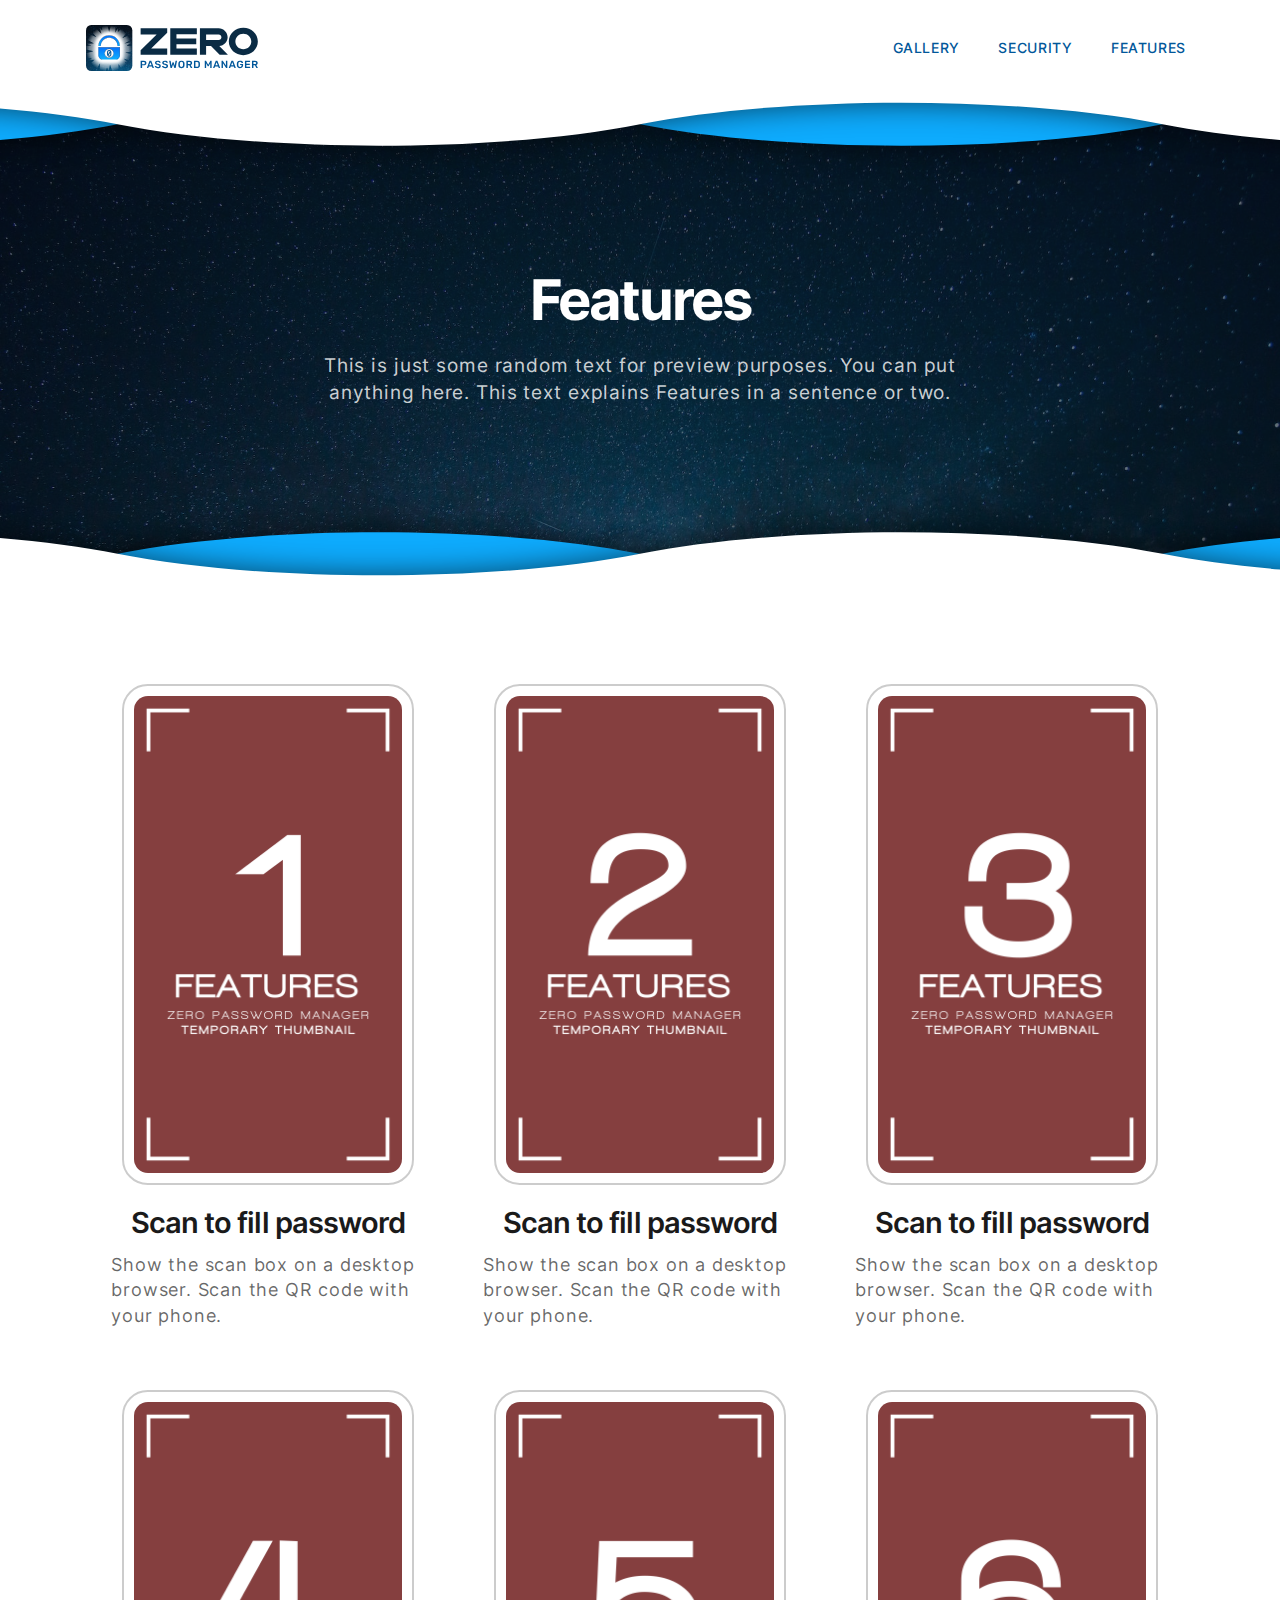
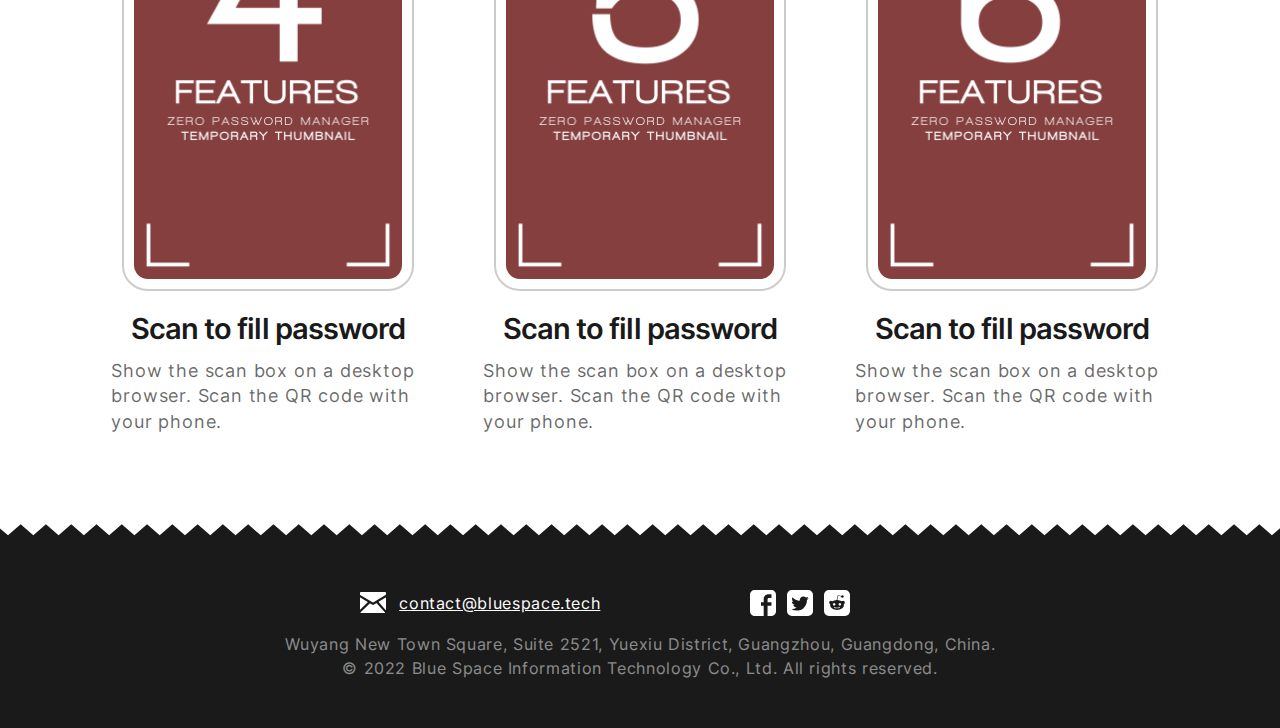
<file: zero/features/index.html>
<!doctype html>
<!-- This website was designed and made by Gmiz: http://gmiz.net -->
<html lang="en">
  <head>
    <meta charset="utf-8">
    <meta name="viewport" content="width=device-width, initial-scale=1">
    <link href="../assets/css/style.css" rel="stylesheet">
    <link href="../assets/css/phosphor.css" rel="stylesheet">
    <link href="../assets/css/swiper-bundle.min.css" rel="stylesheet">
    <link href="../assets/fonts/fonts.css" rel="stylesheet">
    <link href="../assets/css/video-js.css" rel="stylesheet">
    <link href="../assets/images/favicon.svg" rel="icon">
    <title>Features - Zero Password Manager</title>
  </head>
  <body onload="init();">
    <!-- The Navbar Section -->
    <!-- Designed and made by Gmiz: http://gmiz.net -->
    <nav id="nav" class="navbar navbar-expand-lg fixed-top navbar-light bg-white menu">
      <div class="container px-sm-3 px-4">
        <a class="navbar-brand py-3" href="..">
          <img src="../assets/images/logo.svg" alt="Zero Password Manager Logo">
        </a>
        <button href="#" class="navbar-toggler" type="button" data-bs-toggle="collapse" data-bs-target="#navbarNav" aria-controls="navbarNav" aria-expanded="false" aria-label="Toggle navigation">
          <span class="navbar-toggler-icon"></span>
        </button>
        <div class="collapse navbar-collapse justify-content-end" id="navbarNav">
          <ul class="navbar-nav pb-lg-0 pb-4">
            <li class="nav-item">
              <a class="nav-link" href="../gallery">GALLERY</a>
            </li>
            <li class="nav-item">
              <a class="nav-link" href="../security">SECURITY</a>
            </li>
            <li class="nav-item">
              <a class="nav-link" href="">FEATURES</a>
            </li>
          </ul>
        </div>
      </div>
    </nav>

    <!-- The Home Section -->
    <!-- Designed and made by Gmiz: http://gmiz.net -->
    <div id="home" class="bg-dark p-0 intro phone-center fix-over">
      <div id="nav-placeholder" class="container-fluid"></div>
      <div class="container-fluid p-del nightsky">
        <div></div>
        <img src="../assets/images/nightsky.jpg">
      </div>
      <div class="container-fluid d-flex fix-up justify-content-center">
        <img src="../assets/images/wave-up.svg" class="wave p-del goto-front">
      </div>
      <div class="container py-sm-5 py-4">
        <div class="row p-sm-0 px-2 justify-content-center">
          <div class="col text-light d-flex align-items-center goto-front py-xxl-4 py-lg-3 left-side">
            <h1 class="display-2 middle-top">
              <div class="display-2--title">Features</div>
              <div class="display-2--description mb-0">This is just some random text for preview purposes. You can put anything here. This text explains Features in a sentence or two.</div>
            </h1>
          </div>
        </div>
      </div>
      <div class="container-fluid d-flex fix-down justify-content-center">
        <img src="../assets/images/wave-down.svg" class="wave p-del goto-front">
      </div>
    </div>

    <!-- Videos Section -->
    <!-- Designed and made by Gmiz: http://gmiz.net -->
    <div id="home" class="bg-white p-0 intro whytrustzero videos fix-over">
      <div class="container pt-sm-5 pt-4 pb-sm-4 pb-0">
        <div class="why-trust-core container pb-5 pt-lg-5 pt-0">
          <div class="row justify-content-center gx-4 gy-lg-5">
            <div class="col-lg-4 col-sm-6 text-dark d-flex flex-column align-items-center py-lg-2 py-sm-5 pb-4 pt-5 intro-right">
              <div class="intro-outline-dark my-0">
                <img src="../assets/videos/thumbnails/features-1.png" onclick="displayVideo('features-1', 1);" class="outline-img img-fluid goto-front d-lg-block">
              </div>
              <h1 class="display-2 mt-4">
                <div class="display-2--title mb-0">Scan to fill password</div>
                <div class="display-2--description mb-0">Show the scan box on a desktop browser. Scan the QR code with your phone.</div>
              </h1>
            </div>
            <div class="col-lg-4 col-sm-6 text-dark d-flex flex-column align-items-center py-lg-2 py-sm-5 pb-4 pt-5 intro-right">
              <div class="intro-outline-dark my-0">
                <img src="../assets/videos/thumbnails/features-2.png" onclick="displayVideo('features-2', 2);" class="outline-img img-fluid goto-front d-lg-block">
              </div>
              <h1 class="display-2 mt-4">
                <div class="display-2--title mb-0">Scan to fill password</div>
                <div class="display-2--description mb-0">Show the scan box on a desktop browser. Scan the QR code with your phone.</div>
              </h1>
            </div>
            <div class="col-lg-4 col-sm-6 text-dark d-flex flex-column align-items-center py-lg-2 py-sm-5 pb-4 pt-5 intro-right">
              <div class="intro-outline-dark my-0">
                <img src="../assets/videos/thumbnails/features-3.png" onclick="displayVideo('features-3', 3);" class="outline-img img-fluid goto-front d-lg-block">
              </div>
              <h1 class="display-2 mt-4">
                <div class="display-2--title mb-0">Scan to fill password</div>
                <div class="display-2--description mb-0">Show the scan box on a desktop browser. Scan the QR code with your phone.</div>
              </h1>
            </div>
            <div class="col-lg-4 col-sm-6 text-dark d-flex flex-column align-items-center py-lg-2 py-sm-5 pb-4 pt-5 intro-right">
              <div class="intro-outline-dark my-0">
                <img src="../assets/videos/thumbnails/features-4.png" onclick="displayVideo('features-4', 4);" class="outline-img img-fluid goto-front d-lg-block">
              </div>
              <h1 class="display-2 mt-4">
                <div class="display-2--title mb-0">Scan to fill password</div>
                <div class="display-2--description mb-0">Show the scan box on a desktop browser. Scan the QR code with your phone.</div>
              </h1>
            </div>
            <div class="col-lg-4 col-sm-6 text-dark d-flex flex-column align-items-center py-lg-2 py-sm-5 pb-4 pt-5 intro-right">
              <div class="intro-outline-dark my-0">
                <img src="../assets/videos/thumbnails/features-5.png" onclick="displayVideo('features-5', 5);" class="outline-img img-fluid goto-front d-lg-block">
              </div>
              <h1 class="display-2 mt-4">
                <div class="display-2--title mb-0">Scan to fill password</div>
                <div class="display-2--description mb-0">Show the scan box on a desktop browser. Scan the QR code with your phone.</div>
              </h1>
            </div>
            <div class="col-lg-4 col-sm-6 text-dark d-flex flex-column align-items-center py-lg-2 py-sm-5 pb-4 pt-5 intro-right">
              <div class="intro-outline-dark my-0">
                <img src="../assets/videos/thumbnails/features-6.png" onclick="displayVideo('features-6', 6);" class="outline-img img-fluid goto-front d-lg-block">
              </div>
              <h1 class="display-2 mt-4">
                <div class="display-2--title mb-0">Scan to fill password</div>
                <div class="display-2--description mb-0">Show the scan box on a desktop browser. Scan the QR code with your phone.</div>
              </h1>
            </div>
          </div>
        </div>
      </div>
      <div class="container-fluid d-flex fix-down justify-content-center">
        <img src="../assets/images/cut-up.svg" class="cut p-del goto-front">
      </div>
    </div>

    <!-- Videos Popup Section -->
    <!-- Designed and made by Gmiz: http://gmiz.net -->
    <div id="videos-popup" class="videos-popup">
      <div class="close-icon" onclick="hide('videos-popup');">
        <img src="../assets/images/close.svg">
      </div>
      <div class="video-swiper">
        <div class="swiper-wrapper">
          <div class="swiper-slide d-flex justify-content-center align-items-center">
            <div class="intro-outline-light">
              <div id="video-all" class="video-area m-0 p-0">
                <video id="video-1" class="video-special video-js vjs-default-skin" controls data-setup="{}">
                  <source id="video-source" src="../assets/videos/features-1.mp4" type="video/mp4">
                </video>
              </div>
            </div>
          </div>
          <div class="swiper-slide d-flex justify-content-center align-items-center">
            <div class="intro-outline-light">
              <div id="video-all" class="video-area m-0 p-0">
                <video id="video-2" class="video-special video-js vjs-default-skin" controls data-setup="{}">
                  <source id="video-source" src="../assets/videos/features-2.mp4" type="video/mp4">
                </video>
              </div>
            </div>
          </div>
          <div class="swiper-slide d-flex justify-content-center align-items-center">
            <div class="intro-outline-light">
              <div id="video-all" class="video-area m-0 p-0">
                <video id="video-3" class="video-special video-js vjs-default-skin" controls data-setup="{}">
                  <source id="video-source" src="../assets/videos/features-3.mp4" type="video/mp4">
                </video>
              </div>
            </div>
          </div>
          <div class="swiper-slide d-flex justify-content-center align-items-center">
            <div class="intro-outline-light">
              <div id="video-all" class="video-area m-0 p-0">
                <video id="video-4" class="video-special video-js vjs-default-skin" controls data-setup="{}">
                  <source id="video-source" src="../assets/videos/features-4.mp4" type="video/mp4">
                </video>
              </div>
            </div>
          </div>
          <div class="swiper-slide d-flex justify-content-center align-items-center">
            <div class="intro-outline-light">
              <div id="video-all" class="video-area m-0 p-0">
                <video id="video-5" class="video-special video-js vjs-default-skin" controls data-setup="{}">
                  <source id="video-source" src="../assets/videos/features-5.mp4" type="video/mp4">
                </video>
              </div>
            </div>
          </div>
          <div class="swiper-slide d-flex justify-content-center align-items-center">
            <div class="intro-outline-light">
              <div id="video-all" class="video-area m-0 p-0">
                <video id="video-6" class="video-special video-js vjs-default-skin" controls data-setup="{}">
                  <source id="video-source" src="../assets/videos/features-6.mp4" type="video/mp4">
                </video>
              </div>
            </div>
          </div>
        </div>
      </div>
    </div>

    <!-- The Footer Section -->
    <!-- Designed and made by Gmiz: http://gmiz.net -->
    <footer class="bg-mydark py-4 px-sm-5 px-3 phone-center fix-over">
      <div class="row justify-content-center m-auto align-items-center pb-3 pt-lg-4 pt-sm-2">
        <div class="col-md-6 col-sm-9 d-flex justify-content-center align-items-center pb-md-0 pb-3">
          <a href="mailto:contact@bluespace.tech" class="email-link">
            <div class="d-flex align-items-center">
              <img src="../assets/images/email.svg">
              <div>contact@bluespace.tech</div>
            </div>
          </a>
        </div>
        <div class="col-md-6 justify-content-center">
          <div class="footer-links d-flex justify-content-center align-items-center">
            <a target="_blank" href="https://www.facebook.com/ZeroPasswordManager/"><img src="../assets/images/facebook.svg"></a>
            <a target="_blank" href="https://twitter.com/_Zero_PM"><img src="../assets/images/twitter.svg"></a>
            <a target="_blank" href="https://www.reddit.com/user/BluespaceInc"><img src="../assets/images/reddit.svg"></a>
          </div>
        </div>
      </div>
      <div class="footer-bottom text-sm-center">Wuyang New Town Square, Suite 2521, Yuexiu District, Guangzhou, Guangdong, China.</div>
      <div class="footer-bottom pb-lg-4 pb-0 text-sm-center">&#xA9; 2022 Blue Space Information Technology Co., Ltd. All rights reserved.</div>
    </footer>

    <!-- Scripts -->
    <!-- Designed and made by Gmiz: http://gmiz.net -->
    <script src="../assets/js/bootstrap.bundle.js"></script>
    <script src="../assets/js/swiper-bundle.min.js"></script>
    <script src="../assets/js/video.js"></script>
    <script>
        var all_videos = Array();
        all_videos[0] = videojs("#video-1");
        all_videos[1] = videojs("#video-2");
        all_videos[2] = videojs("#video-3");
        all_videos[3] = videojs("#video-4");
        all_videos[4] = videojs("#video-5");
        all_videos[5] = videojs("#video-6");
        function hide(id) {
            element = document.getElementById(id);
            element.classList.remove("show-function");
            element.classList.add("hide-function");
            setTimeout(() => {
                element.style.display = "none";
            }, 250);
        }
        function show(id) {
            element = document.getElementById(id);
            element.classList.remove("hide-function");
            element.classList.add("show-function");
            element.style.display = "block";
        }
        function displayVideo(name, index) {
            swiper.slideTo(index - 1, 0);
            show('videos-popup');
            activateVideo(index - 1);
        }
        function activateVideo(index) {
            for (j = 0; j < all_videos.length; j++) {
                all_videos[j].pause();
                all_videos[j].currentTime(0);
            }
            all_videos[index].play();
        }
        function playVideo() {
            var video = videojs("#video");
            video.play();
        }
        function setNavbarShadow() {
            var vscroll = window.pageYOffset ||
                          document.documentElement.scrollTop ||
                          document.body.scrollTop || 0;
            if (vscroll > 10)
                document.getElementById("nav").style.boxShadow = "0 0.3rem 1rem 0 rgba(0,0,0,0.25)";
            else
                document.getElementById("nav").style.boxShadow = "none";
            return vscroll;
        }

        function init() {
            setNavbarShadow();
            document.addEventListener("scroll", setNavbarShadow);
        }
        var swiper = new Swiper('.video-swiper', {
            direction: "vertical",
            speed: 350,
            centeredSlides: true,
            autoplay: false,
            slidesPerView: 1,
            keyboard: {
                enabled: true,
            },
            mousewheel: {
                enabled: true,
            },
        });
        swiper.on('slideChange', function () {
            activateVideo(swiper.activeIndex);
        });
    </script>
  </body>
</html>
</file>
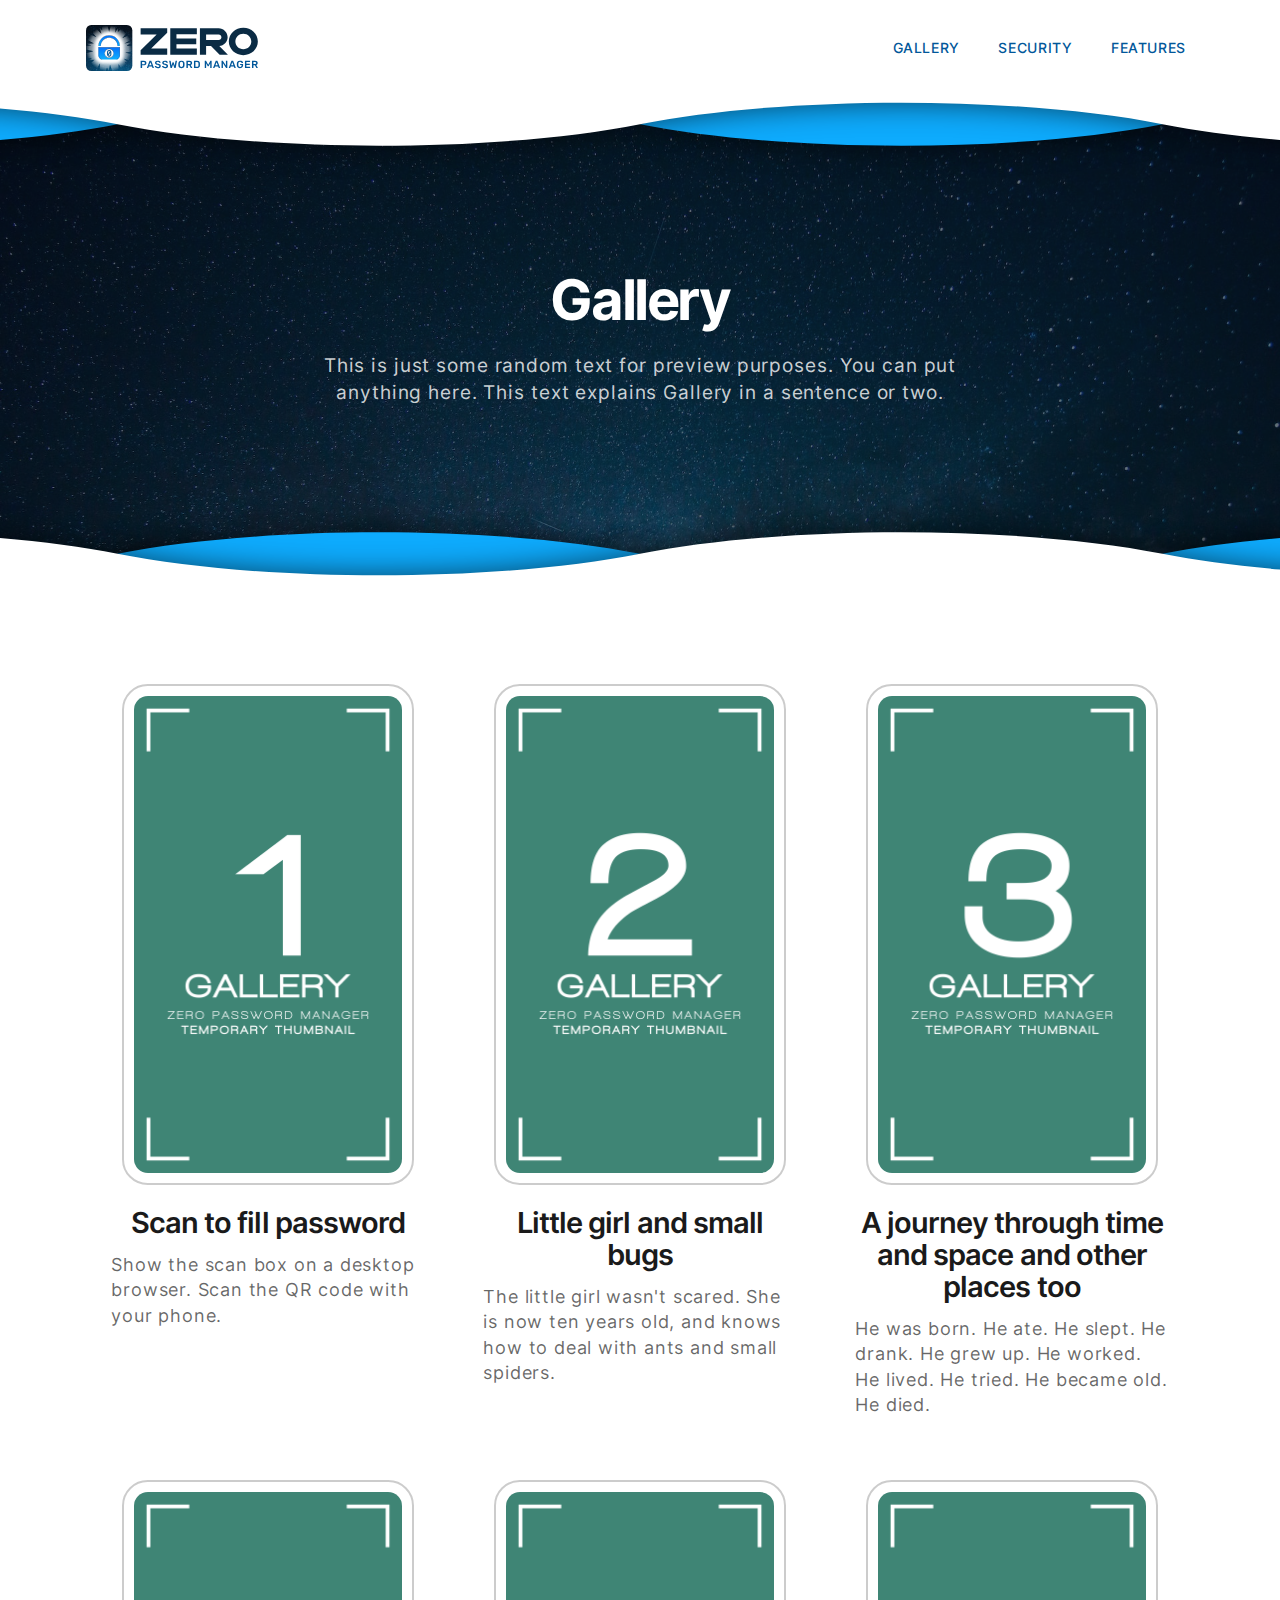
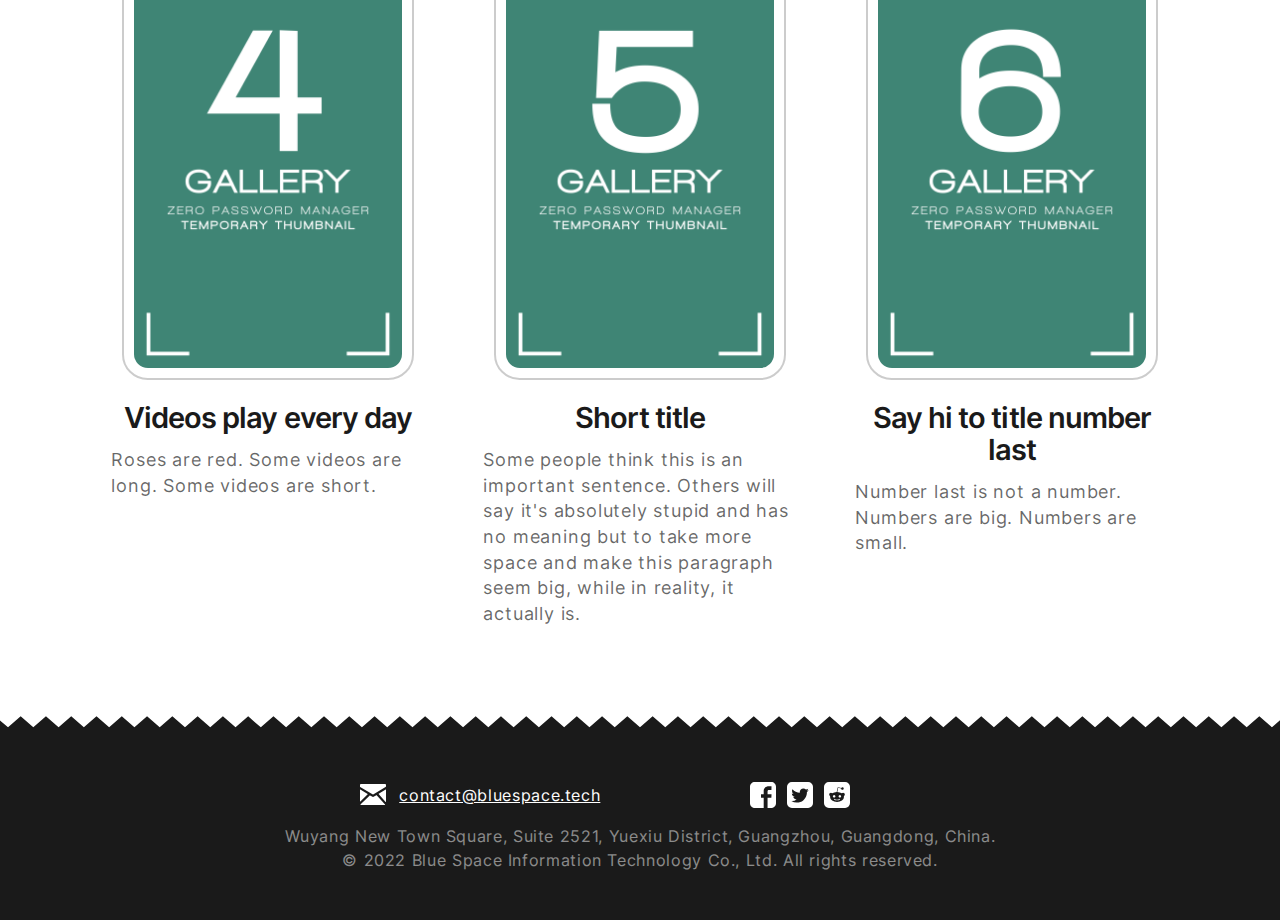
<file: zero/gallery/index.html>
<!doctype html>
<!-- This website was designed and made by Gmiz: http://gmiz.net -->
<html lang="en">
  <head>
    <meta charset="utf-8">
    <meta name="viewport" content="width=device-width, initial-scale=1">
    <link href="../assets/css/style.css" rel="stylesheet">
    <link href="../assets/css/phosphor.css" rel="stylesheet">
    <link href="../assets/css/swiper-bundle.min.css" rel="stylesheet">
    <link href="../assets/fonts/fonts.css" rel="stylesheet">
    <link href="../assets/css/video-js.css" rel="stylesheet">
    <link href="../assets/images/favicon.svg" rel="icon">
    <title>Gallery - Zero Password Manager</title>
    <script src="../assets/js/video.js"></script>
  </head>
  <body onload="init();">

    <!-- Videos Popup Section -->
    <!-- Designed and made by Gmiz: http://gmiz.net -->
    <script> var all_videos = Array(); </script>
    <div id="videos-popup" class="videos-popup">
      <div class="close-icon" onclick="hide('videos-popup');">
        <img src="../assets/images/close.svg">
      </div>
      <div class="video-swiper">
        <div class="swiper-wrapper">

          <div class="swiper-slide d-flex justify-content-center align-items-center">
            <div class="intro-outline-light">
              <div id="video-all" class="video-area m-0 p-0">
                <video id="video-8" class="video-special video-js vjs-default-skin" controls playsinline data-setup="{}">
                  <source id="video-source" src="../assets/videos/gallery-7.mp4" type="video/mp4">
                </video>
              </div>
            </div>
          </div>
          <script> all_videos.push([ videojs("#video-8"), 8 ]); </script>

          <div class="swiper-slide d-flex justify-content-center align-items-center">
            <div class="intro-outline-light">
              <div id="video-all" class="video-area m-0 p-0">
                <video id="video-1" class="video-special video-js vjs-default-skin" controls playsinline data-setup="{}">
                  <source id="video-source" src="../assets/videos/1-get-started.mp4" type="video/mp4">
                </video>
              </div>
            </div>
          </div>
          <script> all_videos.push([ videojs("#video-1"), 1 ]); </script>

          <div class="swiper-slide d-flex justify-content-center align-items-center">
            <div class="intro-outline-light">
              <div id="video-all" class="video-area m-0 p-0">
                <video id="video-7" class="video-special video-js vjs-default-skin" controls playsinline data-setup="{}">
                  <source id="video-source" src="../assets/videos/gallery-7.mp4" type="video/mp4">
                </video>
              </div>
            </div>
          </div>
          <script> all_videos.push([ videojs("#video-7"), 7 ]); </script>

          <div class="swiper-slide d-flex justify-content-center align-items-center">
            <div class="intro-outline-light">
              <div id="video-all" class="video-area m-0 p-0">
                <video id="video-2" class="video-special video-js vjs-default-skin" controls playsinline data-setup="{}">
                  <source id="video-source" src="../assets/videos/2-add-account.mp4" type="video/mp4">
                </video>
              </div>
            </div>
          </div>
          <script> all_videos.push([ videojs("#video-2"), 2 ]); </script>

          <div class="swiper-slide d-flex justify-content-center align-items-center">
            <div class="intro-outline-light">
              <div id="video-all" class="video-area m-0 p-0">
                <video id="video-3" class="video-special video-js vjs-default-skin" controls playsinline data-setup="{}">
                  <source id="video-source" src="../assets/videos/3-check-app-permission.mp4" type="video/mp4">
                </video>
              </div>
            </div>
          </div>
          <script> all_videos.push([ videojs("#video-3"), 3 ]); </script>

          <div class="swiper-slide d-flex justify-content-center align-items-center">
            <div class="intro-outline-light">
              <div id="video-all" class="video-area m-0 p-0">
                <video id="video-12" class="video-special video-js vjs-default-skin" controls playsinline data-setup="{}">
                  <source id="video-source" src="../assets/videos/gallery-7.mp4" type="video/mp4">
                </video>
              </div>
            </div>
          </div>
          <script> all_videos.push([ videojs("#video-12"), 12 ]); </script>

          <div class="swiper-slide d-flex justify-content-center align-items-center">
            <div class="intro-outline-light">
              <div id="video-all" class="video-area m-0 p-0">
                <video id="video-13" class="video-special video-js vjs-default-skin" controls playsinline data-setup="{}">
                  <source id="video-source" src="../assets/videos/gallery-7.mp4" type="video/mp4">
                </video>
              </div>
            </div>
          </div>
          <script> all_videos.push([ videojs("#video-13"), 13 ]); </script>

          <div class="swiper-slide d-flex justify-content-center align-items-center other-content">
            <div class="intro-outline-light">
              <div class="video-swiper-other-content">
                <div>I'm a text number 1, that's all you need to know about me.</div>
                <img src="../assets/images/true-offline.jpg">
                <div>I'm a text number 2, and that means I'm below the image, maybe?</div>
              </div>
            </div>
          </div>
          <script> all_videos.push([ "", 17 ]); </script>

          <div class="swiper-slide d-flex justify-content-center align-items-center">
            <div class="intro-outline-light">
              <div id="video-all" class="video-area m-0 p-0">
                <video id="video-14" class="video-special video-js vjs-default-skin" controls playsinline data-setup="{}">
                  <source id="video-source" src="../assets/videos/gallery-7.mp4" type="video/mp4">
                </video>
              </div>
            </div>
          </div>
          <script> all_videos.push([ videojs("#video-14"), 14 ]); </script>

          <div class="swiper-slide d-flex justify-content-center align-items-center">
            <div class="intro-outline-light">
              <div id="video-all" class="video-area m-0 p-0">
                <video id="video-4" class="video-special video-js vjs-default-skin" controls playsinline data-setup="{}">
                  <source id="video-source" src="../assets/videos/gallery-4.mp4" type="video/mp4">
                </video>
              </div>
            </div>
          </div>
          <script> all_videos.push([ videojs("#video-4"), 4 ]); </script>

          <div class="swiper-slide d-flex justify-content-center align-items-center">
            <div class="intro-outline-light">
              <div id="video-all" class="video-area m-0 p-0">
                <video id="video-5" class="video-special video-js vjs-default-skin" controls playsinline data-setup="{}">
                  <source id="video-source" src="../assets/videos/gallery-5.mp4" type="video/mp4">
                </video>
              </div>
            </div>
          </div>
          <script> all_videos.push([ videojs("#video-5"), 5 ]); </script>

          <div class="swiper-slide d-flex justify-content-center align-items-center">
            <div class="intro-outline-light">
              <div id="video-all" class="video-area m-0 p-0">
                <video id="video-10" class="video-special video-js vjs-default-skin" controls playsinline data-setup="{}">
                  <source id="video-source" src="../assets/videos/gallery-7.mp4" type="video/mp4">
                </video>
              </div>
            </div>
          </div>
          <script> all_videos.push([ videojs("#video-10"), 10 ]); </script>

          <div class="swiper-slide d-flex justify-content-center align-items-center other-content">
            <div class="intro-outline-light">
              <div class="video-swiper-other-content">
                <div>I heard there is an image below me. That means I'm a text. How incredibly interesting that may be. I wonder if I'm going to scale well on mobile devices and tablets and small laptops?</div>
                <img src="../assets/images/security-chip.jpg">
              </div>
            </div>
          </div>
          <script> all_videos.push([ "", 16 ]); </script>

          <div class="swiper-slide d-flex justify-content-center align-items-center">
            <div class="intro-outline-light">
              <div id="video-all" class="video-area m-0 p-0">
                <video id="video-6" class="video-special video-js vjs-default-skin" controls playsinline data-setup="{}">
                  <source id="video-source" src="../assets/videos/gallery-6.mp4" type="video/mp4">
                </video>
              </div>
            </div>
          </div>
          <script> all_videos.push([ videojs("#video-6"), 6 ]); </script>

          <div class="swiper-slide d-flex justify-content-center align-items-center">
            <div class="intro-outline-light">
              <div id="video-all" class="video-area m-0 p-0">
                <video id="video-11" class="video-special video-js vjs-default-skin" controls playsinline data-setup="{}">
                  <source id="video-source" src="../assets/videos/gallery-7.mp4" type="video/mp4">
                </video>
              </div>
            </div>
          </div>
          <script> all_videos.push([ videojs("#video-11"), 11 ]); </script>

          <div class="swiper-slide d-flex justify-content-center align-items-center other-content">
            <div class="intro-outline-light">
              <div class="video-swiper-other-content">
                <img src="../assets/images/patent-pending.jpg">
                <div>In friendship diminution instrument so. Son sure paid door with say them. Two among sir sorry men court. Estimable ye situation suspicion he delighted an happiness discovery. Fact are size cold why had part. If believing or sweetness otherwise in we forfeited. Tolerably an unwilling arranging of determine. Beyond rather sooner so if up wishes or.</div>
              </div>
            </div>
          </div>
          <script> all_videos.push([ "", 15 ]); </script>

          <div class="swiper-slide d-flex justify-content-center align-items-center">
            <div class="intro-outline-light">
              <div id="video-all" class="video-area m-0 p-0">
                <video id="video-9" class="video-special video-js vjs-default-skin" controls playsinline data-setup="{}">
                  <source id="video-source" src="../assets/videos/gallery-7.mp4" type="video/mp4">
                </video>
              </div>
            </div>
          </div>
          <script> all_videos.push([ videojs("#video-9"), 9 ]); </script>

        </div>
      </div>
      <div class="swiper-button-next"></div>
      <div class="swiper-button-prev"></div>
    </div>

    <!-- The Navbar Section -->
    <!-- Designed and made by Gmiz: http://gmiz.net -->
    <nav id="nav" class="navbar navbar-expand-lg fixed-top navbar-light bg-white menu">
      <div class="container px-sm-3 px-4">
        <a class="navbar-brand py-3" href="..">
          <img src="../assets/images/logo.svg" alt="Zero Password Manager Logo">
        </a>
        <button href="#" class="navbar-toggler" type="button" data-bs-toggle="collapse" data-bs-target="#navbarNav" aria-controls="navbarNav" aria-expanded="false" aria-label="Toggle navigation">
          <span class="navbar-toggler-icon"></span>
        </button>
        <div class="collapse navbar-collapse justify-content-end" id="navbarNav">
          <ul class="navbar-nav pb-lg-0 pb-4">
            <li class="nav-item">
              <a class="nav-link" href="">GALLERY</a>
            </li>
            <li class="nav-item">
              <a class="nav-link" href="../security">SECURITY</a>
            </li>
            <li class="nav-item">
              <a class="nav-link" href="../features">FEATURES</a>
            </li>
          </ul>
        </div>
      </div>
    </nav>

    <!-- The Home Section -->
    <!-- Designed and made by Gmiz: http://gmiz.net -->
    <div id="home" class="bg-dark p-0 intro phone-center fix-over">
      <div id="nav-placeholder" class="container-fluid"></div>
      <div class="container-fluid p-del nightsky">
        <div></div>
        <img src="../assets/images/nightsky.jpg">
      </div>
      <div class="container-fluid d-flex fix-up justify-content-center">
        <img src="../assets/images/wave-up.svg" class="wave p-del goto-front">
      </div>
      <div class="container py-sm-5 py-4">
        <div class="row p-sm-0 px-2 justify-content-center">
          <div class="col text-light d-flex align-items-center goto-front py-xxl-4 py-lg-3 left-side">
            <h1 class="display-2 middle-top">
              <div class="display-2--title">Gallery</div>
              <div class="display-2--description mb-0">This is just some random text for preview purposes. You can put anything here. This text explains Gallery in a sentence or two.</div>
            </h1>
          </div>
        </div>
      </div>
      <div class="container-fluid d-flex fix-down justify-content-center">
        <img src="../assets/images/wave-down.svg" class="wave p-del goto-front">
      </div>
    </div>

    <!-- Videos Section -->
    <!-- Designed and made by Gmiz: http://gmiz.net -->
    <div id="home" class="bg-white p-0 intro whytrustzero videos fix-over">
      <div class="container pt-sm-5 pt-4 pb-sm-4 pb-0">
        <div class="why-trust-core container pb-5 pt-lg-5 pt-0">
          <div class="row justify-content-center gx-4 gy-lg-5">
            <div class="col-lg-4 col-sm-6 text-dark d-flex flex-column align-items-center py-lg-2 py-sm-5 pb-4 pt-5 intro-right">
              <div class="intro-outline-dark my-0">
                <img src="../assets/videos/thumbnails/gallery-1.png" onclick="displayVideo(1);" class="outline-img img-fluid goto-front d-lg-block">
              </div>
              <h1 class="display-2 mt-4">
                <div class="display-2--title mb-0">Scan to fill password</div>
                <div class="display-2--description mb-0">Show the scan box on a desktop browser. Scan the QR code with your phone.</div>
              </h1>
            </div>
            <div class="col-lg-4 col-sm-6 text-dark d-flex flex-column align-items-center py-lg-2 py-sm-5 pb-4 pt-5 intro-right">
              <div class="intro-outline-dark my-0">
                <img src="../assets/videos/thumbnails/gallery-2.png" onclick="displayVideo(2);" class="outline-img img-fluid goto-front d-lg-block">
              </div>
              <h1 class="display-2 mt-4">
                <div class="display-2--title mb-0">Little girl and small bugs</div>
                <div class="display-2--description mb-0">The little girl wasn't scared. She is now ten years old, and knows how to deal with ants and small spiders.</div>
              </h1>
            </div>
            <div class="col-lg-4 col-sm-6 text-dark d-flex flex-column align-items-center py-lg-2 py-sm-5 pb-4 pt-5 intro-right">
              <div class="intro-outline-dark my-0">
                <img src="../assets/videos/thumbnails/gallery-3.png" onclick="displayVideo(3);" class="outline-img img-fluid goto-front d-lg-block">
              </div>
              <h1 class="display-2 mt-4">
                <div class="display-2--title mb-0">A journey through time and space and other places too</div>
                <div class="display-2--description mb-0">He was born. He ate. He slept. He drank. He grew up. He worked. He lived. He tried. He became old. He died.</div>
              </h1>
            </div>
            <div class="col-lg-4 col-sm-6 text-dark d-flex flex-column align-items-center py-lg-2 py-sm-5 pb-4 pt-5 intro-right">
              <div class="intro-outline-dark my-0">
                <img src="../assets/videos/thumbnails/gallery-4.png" onclick="displayVideo(4);" class="outline-img img-fluid goto-front d-lg-block">
              </div>
              <h1 class="display-2 mt-4">
                <div class="display-2--title mb-0">Videos play every day</div>
                <div class="display-2--description mb-0">Roses are red. Some videos are long. Some videos are short.</div>
              </h1>
            </div>
            <div class="col-lg-4 col-sm-6 text-dark d-flex flex-column align-items-center py-lg-2 py-sm-5 pb-4 pt-5 intro-right">
              <div class="intro-outline-dark my-0">
                <img src="../assets/videos/thumbnails/gallery-5.png" onclick="displayVideo(5);" class="outline-img img-fluid goto-front d-lg-block">
              </div>
              <h1 class="display-2 mt-4">
                <div class="display-2--title mb-0">Short title</div>
                <div class="display-2--description mb-0">Some people think this is an important sentence. Others will say it's absolutely stupid and has no meaning but to take more space and make this paragraph seem big, while in reality, it actually is.</div>
              </h1>
            </div>
            <div class="col-lg-4 col-sm-6 text-dark d-flex flex-column align-items-center py-lg-2 py-sm-5 pb-4 pt-5 intro-right">
              <div class="intro-outline-dark my-0">
                <img src="../assets/videos/thumbnails/gallery-6.png" onclick="displayVideo(6);" class="outline-img img-fluid goto-front d-lg-block">
              </div>
              <h1 class="display-2 mt-4">
                <div class="display-2--title mb-0">Say hi to title number last</div>
                <div class="display-2--description mb-0">Number last is not a number. Numbers are big. Numbers are small.</div>
              </h1>
            </div>
          </div>
        </div>
      </div>
      <div class="container-fluid d-flex fix-down justify-content-center">
        <img src="../assets/images/cut-up.svg" class="cut p-del goto-front">
      </div>
    </div>

    <!-- The Footer Section -->
    <!-- Designed and made by Gmiz: http://gmiz.net -->
    <footer class="bg-mydark py-4 px-sm-5 px-3 phone-center fix-over">
      <div class="row justify-content-center m-auto align-items-center pb-3 pt-lg-4 pt-sm-2">
        <div class="col-md-6 col-sm-9 d-flex justify-content-center align-items-center pb-md-0 pb-3">
          <a href="mailto:contact@bluespace.tech" class="email-link">
            <div class="d-flex align-items-center">
              <img src="../assets/images/email.svg">
              <div>contact@bluespace.tech</div>
            </div>
          </a>
        </div>
        <div class="col-md-6 justify-content-center">
          <div class="footer-links d-flex justify-content-center align-items-center">
            <a target="_blank" href="https://www.facebook.com/ZeroPasswordManager/"><img src="../assets/images/facebook.svg"></a>
            <a target="_blank" href="https://twitter.com/_Zero_PM"><img src="../assets/images/twitter.svg"></a>
            <a target="_blank" href="https://www.reddit.com/user/BluespaceInc"><img src="../assets/images/reddit.svg"></a>
          </div>
        </div>
      </div>
      <div class="footer-bottom text-sm-center">Wuyang New Town Square, Suite 2521, Yuexiu District, Guangzhou, Guangdong, China.</div>
      <div class="footer-bottom pb-lg-4 pb-0 text-sm-center">&#xA9; 2022 Blue Space Information Technology Co., Ltd. All rights reserved.</div>
    </footer>

    <!-- Scripts -->
    <!-- Designed and made by Gmiz: http://gmiz.net -->
    <script src="../assets/js/bootstrap.bundle.js"></script>
    <script src="../assets/js/swiper-bundle.min.js"></script>
    <script>
        var swiper = new Swiper('.video-swiper', {
            breakpoints: {
                0: {
                    simulateTouch: true,
                    allowTouchMove: true,
                },
                768: {
                    simulateTouch: false,
                    allowTouchMove: false,
                },
            },
            direction: "vertical",
            speed: 350,
            centeredSlides: true,
            autoplay: false,
            slidesPerView: 1,
            keyboard: true,
            mousewheel: true,
            navigation: {
                nextEl: '.swiper-button-next',
                prevEl: '.swiper-button-prev',
            },
        });

        function hide(id) {
            window.history.replaceState("", document.title, window.location.pathname);
            element = document.getElementById(id);
            element.classList.remove("show-function");
            element.classList.add("hide-function");
            for (i in all_videos) {
                if (all_videos[i][0] != "") {
                    all_videos[i][0].pause();
                }
            }
            setTimeout(() => {
                element.style.display = "none";
            }, 250);
        }
        function show(id) {
            element = document.getElementById(id);
            element.classList.remove("hide-function");
            element.classList.add("show-function");
            element.style.display = "block";
        }
        function displayVideo(index) {
            var cnt = 1;
            for (i in all_videos) {
                if (all_videos[i][1] == index) {
                    swiper.slideTo(cnt - 1, 0);
                    break;
                }
                cnt++;
            }
            show('videos-popup');
            activateVideo(cnt - 1);
        }
        function setNavbarShadow() {
            var vscroll = window.pageYOffset ||
                          document.documentElement.scrollTop ||
                          document.body.scrollTop || 0;
            if (vscroll > 10)
                document.getElementById("nav").style.boxShadow = "0 0.3rem 1rem 0 rgba(0,0,0,0.25)";
            else
                document.getElementById("nav").style.boxShadow = "none";
            return vscroll;
        }

        function init() {
            setNavbarShadow();
            handleSearchString();
            document.addEventListener("scroll", setNavbarShadow);
        }
        function activateVideo(index) {
            window.history.replaceState("", document.title, "?video="+all_videos[index][1]);
            for (j = 0; j < all_videos.length; j++) {
                if (all_videos[j][0] != "") {
                    all_videos[j][0].pause();
                    all_videos[j][0].currentTime(0);
                }
            }
            if (all_videos[index][0] != "") {
                all_videos[index][0].play();
            }
        }
        swiper.on('slideChange', function () {
            activateVideo(swiper.activeIndex);
        });
        function handleSearchString() {
            if (window.location.search != "") {
                var video_index = parseInt(location.search.slice(1).split("&")[0].split("=")[1]);
                if (video_index > 0 && video_index < all_videos.length+1) {
                    displayVideo(video_index);
                } else {
                    window.history.replaceState("", document.title, window.location.pathname);
                }
            }
        }
    </script>
  </body>
</html>
</file>
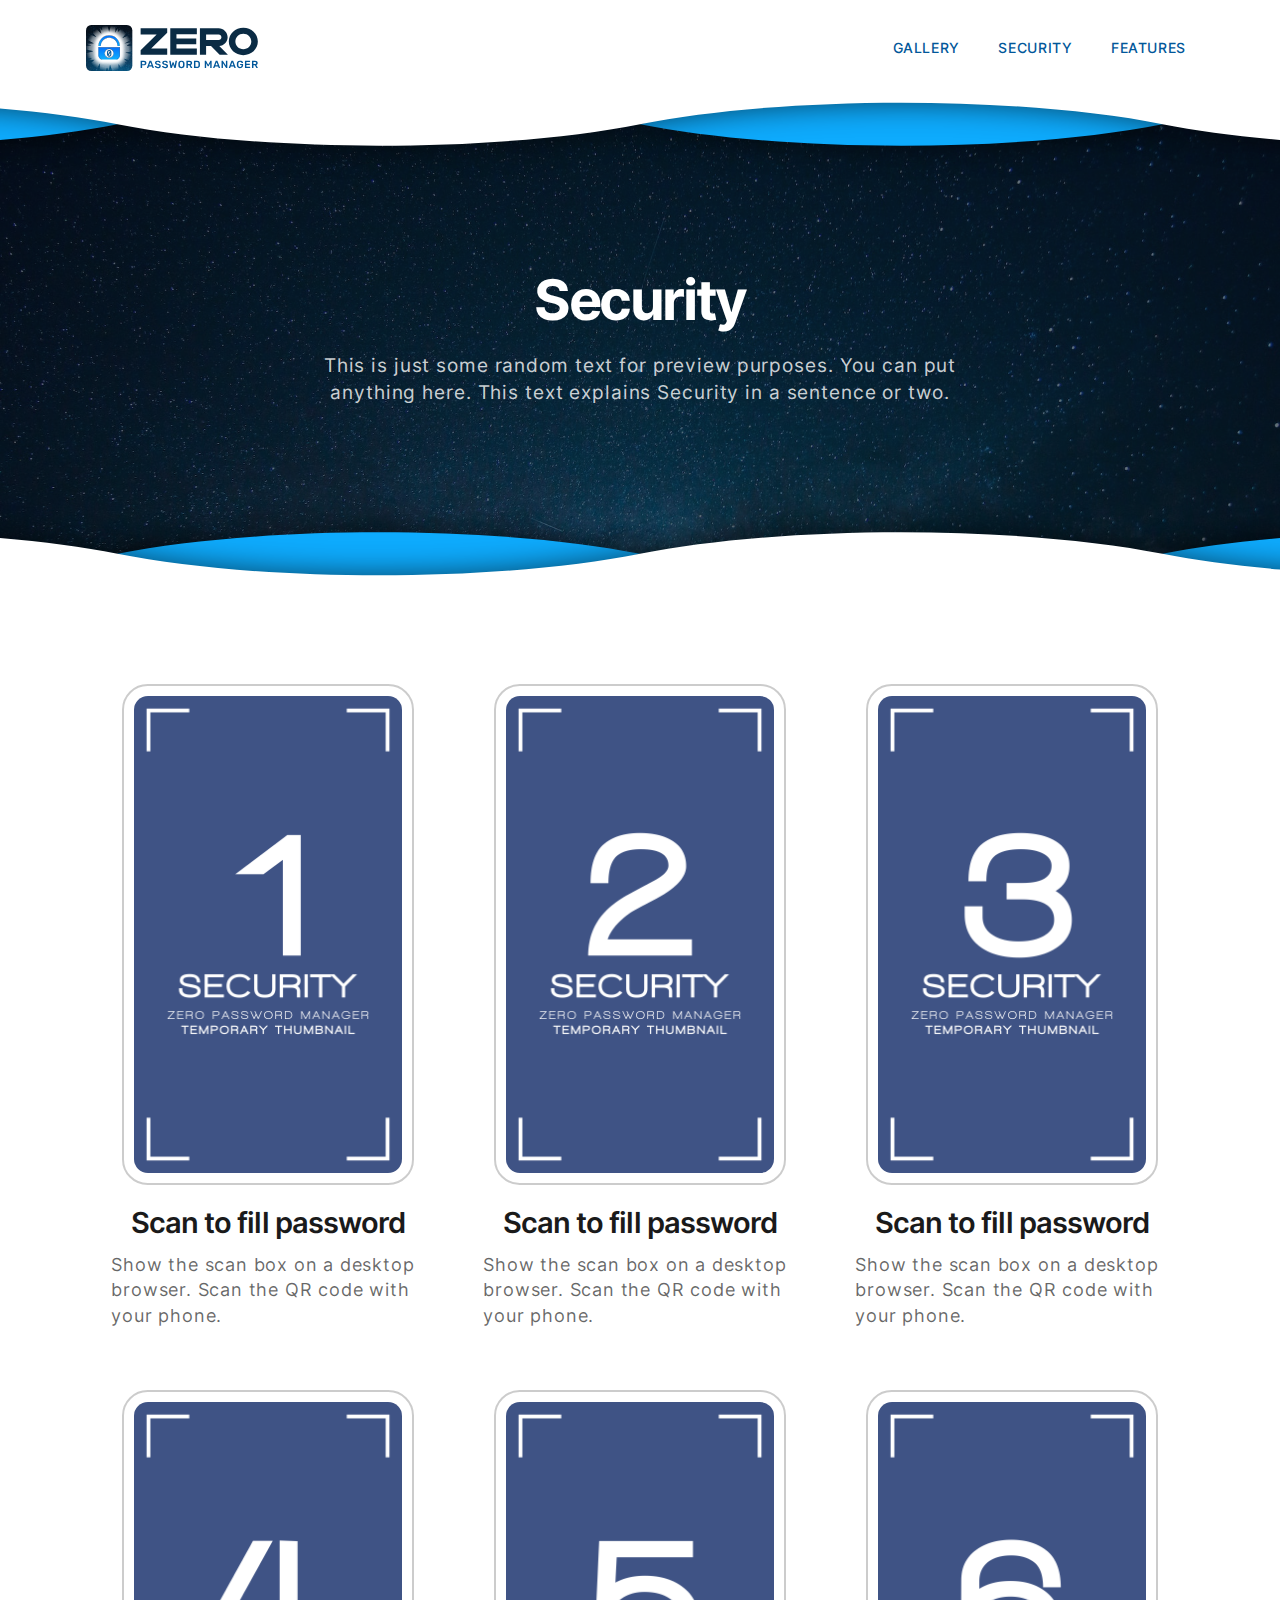
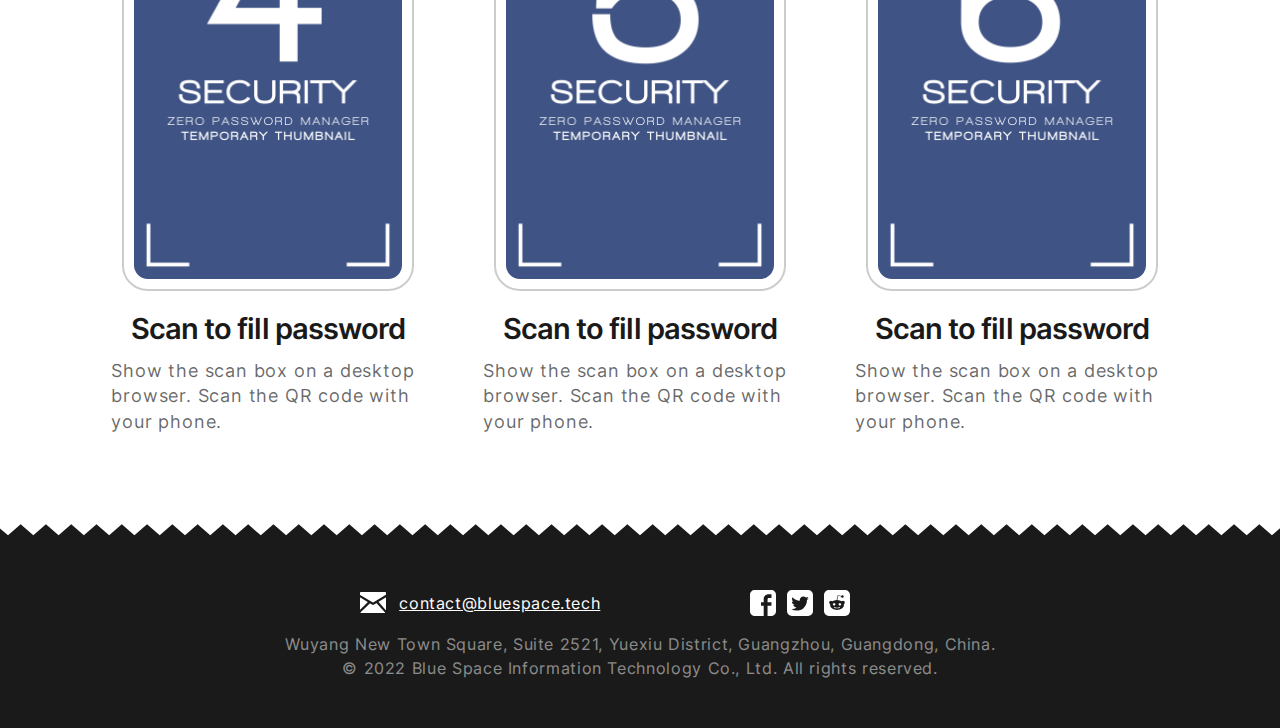
<file: zero/security/index.html>
<!doctype html>
<!-- This website was designed and made by Gmiz: http://gmiz.net -->
<html lang="en">
  <head>
    <meta charset="utf-8">
    <meta name="viewport" content="width=device-width, initial-scale=1">
    <link href="../assets/css/style.css" rel="stylesheet">
    <link href="../assets/css/phosphor.css" rel="stylesheet">
    <link href="../assets/css/swiper-bundle.min.css" rel="stylesheet">
    <link href="../assets/fonts/fonts.css" rel="stylesheet">
    <link href="../assets/css/video-js.css" rel="stylesheet">
    <link href="../assets/images/favicon.svg" rel="icon">
    <title>Security - Zero Password Manager</title>
  </head>
  <body onload="init();">
    <!-- The Navbar Section -->
    <!-- Designed and made by Gmiz: http://gmiz.net -->
    <nav id="nav" class="navbar navbar-expand-lg fixed-top navbar-light bg-white menu">
      <div class="container px-sm-3 px-4">
        <a class="navbar-brand py-3" href="..">
          <img src="../assets/images/logo.svg" alt="Zero Password Manager Logo">
        </a>
        <button href="#" class="navbar-toggler" type="button" data-bs-toggle="collapse" data-bs-target="#navbarNav" aria-controls="navbarNav" aria-expanded="false" aria-label="Toggle navigation">
          <span class="navbar-toggler-icon"></span>
        </button>
        <div class="collapse navbar-collapse justify-content-end" id="navbarNav">
          <ul class="navbar-nav pb-lg-0 pb-4">
            <li class="nav-item">
              <a class="nav-link" href="../gallery">GALLERY</a>
            </li>
            <li class="nav-item">
              <a class="nav-link" href="">SECURITY</a>
            </li>
            <li class="nav-item">
              <a class="nav-link" href="../features">FEATURES</a>
            </li>
          </ul>
        </div>
      </div>
    </nav>

    <!-- The Home Section -->
    <!-- Designed and made by Gmiz: http://gmiz.net -->
    <div id="home" class="bg-dark p-0 intro phone-center fix-over">
      <div id="nav-placeholder" class="container-fluid"></div>
      <div class="container-fluid p-del nightsky">
        <div></div>
        <img src="../assets/images/nightsky.jpg">
      </div>
      <div class="container-fluid d-flex fix-up justify-content-center">
        <img src="../assets/images/wave-up.svg" class="wave p-del goto-front">
      </div>
      <div class="container py-sm-5 py-4">
        <div class="row p-sm-0 px-2 justify-content-center">
          <div class="col text-light d-flex align-items-center goto-front py-xxl-4 py-lg-3 left-side">
            <h1 class="display-2 middle-top">
              <div class="display-2--title">Security</div>
              <div class="display-2--description mb-0">This is just some random text for preview purposes. You can put anything here. This text explains Security in a sentence or two.</div>
            </h1>
          </div>
        </div>
      </div>
      <div class="container-fluid d-flex fix-down justify-content-center">
        <img src="../assets/images/wave-down.svg" class="wave p-del goto-front">
      </div>
    </div>

    <!-- Videos Section -->
    <!-- Designed and made by Gmiz: http://gmiz.net -->
    <div id="home" class="bg-white p-0 intro whytrustzero videos fix-over">
      <div class="container pt-sm-5 pt-4 pb-sm-4 pb-0">
        <div class="why-trust-core container pb-5 pt-lg-5 pt-0">
          <div class="row justify-content-center gx-4 gy-lg-5">
            <div class="col-lg-4 col-sm-6 text-dark d-flex flex-column align-items-center py-lg-2 py-sm-5 pb-4 pt-5 intro-right">
              <div class="intro-outline-dark my-0">
                <img src="../assets/videos/thumbnails/security-1.png" onclick="displayVideo('security-1', 1);" class="outline-img img-fluid goto-front d-lg-block">
              </div>
              <h1 class="display-2 mt-4">
                <div class="display-2--title mb-0">Scan to fill password</div>
                <div class="display-2--description mb-0">Show the scan box on a desktop browser. Scan the QR code with your phone.</div>
              </h1>
            </div>
            <div class="col-lg-4 col-sm-6 text-dark d-flex flex-column align-items-center py-lg-2 py-sm-5 pb-4 pt-5 intro-right">
              <div class="intro-outline-dark my-0">
                <img src="../assets/videos/thumbnails/security-2.png" onclick="displayVideo('security-2', 2);" class="outline-img img-fluid goto-front d-lg-block">
              </div>
              <h1 class="display-2 mt-4">
                <div class="display-2--title mb-0">Scan to fill password</div>
                <div class="display-2--description mb-0">Show the scan box on a desktop browser. Scan the QR code with your phone.</div>
              </h1>
            </div>
            <div class="col-lg-4 col-sm-6 text-dark d-flex flex-column align-items-center py-lg-2 py-sm-5 pb-4 pt-5 intro-right">
              <div class="intro-outline-dark my-0">
                <img src="../assets/videos/thumbnails/security-3.png" onclick="displayVideo('security-3', 3);" class="outline-img img-fluid goto-front d-lg-block">
              </div>
              <h1 class="display-2 mt-4">
                <div class="display-2--title mb-0">Scan to fill password</div>
                <div class="display-2--description mb-0">Show the scan box on a desktop browser. Scan the QR code with your phone.</div>
              </h1>
            </div>
            <div class="col-lg-4 col-sm-6 text-dark d-flex flex-column align-items-center py-lg-2 py-sm-5 pb-4 pt-5 intro-right">
              <div class="intro-outline-dark my-0">
                <img src="../assets/videos/thumbnails/security-4.png" onclick="displayVideo('security-4', 4);" class="outline-img img-fluid goto-front d-lg-block">
              </div>
              <h1 class="display-2 mt-4">
                <div class="display-2--title mb-0">Scan to fill password</div>
                <div class="display-2--description mb-0">Show the scan box on a desktop browser. Scan the QR code with your phone.</div>
              </h1>
            </div>
            <div class="col-lg-4 col-sm-6 text-dark d-flex flex-column align-items-center py-lg-2 py-sm-5 pb-4 pt-5 intro-right">
              <div class="intro-outline-dark my-0">
                <img src="../assets/videos/thumbnails/security-5.png" onclick="displayVideo('security-5', 5);" class="outline-img img-fluid goto-front d-lg-block">
              </div>
              <h1 class="display-2 mt-4">
                <div class="display-2--title mb-0">Scan to fill password</div>
                <div class="display-2--description mb-0">Show the scan box on a desktop browser. Scan the QR code with your phone.</div>
              </h1>
            </div>
            <div class="col-lg-4 col-sm-6 text-dark d-flex flex-column align-items-center py-lg-2 py-sm-5 pb-4 pt-5 intro-right">
              <div class="intro-outline-dark my-0">
                <img src="../assets/videos/thumbnails/security-6.png" onclick="displayVideo('security-6', 6);" class="outline-img img-fluid goto-front d-lg-block">
              </div>
              <h1 class="display-2 mt-4">
                <div class="display-2--title mb-0">Scan to fill password</div>
                <div class="display-2--description mb-0">Show the scan box on a desktop browser. Scan the QR code with your phone.</div>
              </h1>
            </div>
          </div>
        </div>
      </div>
      <div class="container-fluid d-flex fix-down justify-content-center">
        <img src="../assets/images/cut-up.svg" class="cut p-del goto-front">
      </div>
    </div>

    <!-- Videos Popup Section -->
    <!-- Designed and made by Gmiz: http://gmiz.net -->
    <div id="videos-popup" class="videos-popup">
      <div class="close-icon" onclick="hide('videos-popup');">
        <img src="../assets/images/close.svg">
      </div>
      <div class="video-swiper">
        <div class="swiper-wrapper">
          <div class="swiper-slide d-flex justify-content-center align-items-center">
            <div class="intro-outline-light">
              <div id="video-all" class="video-area m-0 p-0">
                <video id="video-1" class="video-special video-js vjs-default-skin" controls data-setup="{}">
                  <source id="video-source" src="../assets/videos/security-1.mp4" type="video/mp4">
                </video>
              </div>
            </div>
          </div>
          <div class="swiper-slide d-flex justify-content-center align-items-center">
            <div class="intro-outline-light">
              <div id="video-all" class="video-area m-0 p-0">
                <video id="video-2" class="video-special video-js vjs-default-skin" controls data-setup="{}">
                  <source id="video-source" src="../assets/videos/security-2.mp4" type="video/mp4">
                </video>
              </div>
            </div>
          </div>
          <div class="swiper-slide d-flex justify-content-center align-items-center">
            <div class="intro-outline-light">
              <div id="video-all" class="video-area m-0 p-0">
                <video id="video-3" class="video-special video-js vjs-default-skin" controls data-setup="{}">
                  <source id="video-source" src="../assets/videos/security-3.mp4" type="video/mp4">
                </video>
              </div>
            </div>
          </div>
          <div class="swiper-slide d-flex justify-content-center align-items-center">
            <div class="intro-outline-light">
              <div id="video-all" class="video-area m-0 p-0">
                <video id="video-4" class="video-special video-js vjs-default-skin" controls data-setup="{}">
                  <source id="video-source" src="../assets/videos/security-4.mp4" type="video/mp4">
                </video>
              </div>
            </div>
          </div>
          <div class="swiper-slide d-flex justify-content-center align-items-center">
            <div class="intro-outline-light">
              <div id="video-all" class="video-area m-0 p-0">
                <video id="video-5" class="video-special video-js vjs-default-skin" controls data-setup="{}">
                  <source id="video-source" src="../assets/videos/security-5.mp4" type="video/mp4">
                </video>
              </div>
            </div>
          </div>
          <div class="swiper-slide d-flex justify-content-center align-items-center">
            <div class="intro-outline-light">
              <div id="video-all" class="video-area m-0 p-0">
                <video id="video-6" class="video-special video-js vjs-default-skin" controls data-setup="{}">
                  <source id="video-source" src="../assets/videos/security-6.mp4" type="video/mp4">
                </video>
              </div>
            </div>
          </div>
        </div>
      </div>
    </div>

    <!-- The Footer Section -->
    <!-- Designed and made by Gmiz: http://gmiz.net -->
    <footer class="bg-mydark py-4 px-sm-5 px-3 phone-center fix-over">
      <div class="row justify-content-center m-auto align-items-center pb-3 pt-lg-4 pt-sm-2">
        <div class="col-md-6 col-sm-9 d-flex justify-content-center align-items-center pb-md-0 pb-3">
          <a href="mailto:contact@bluespace.tech" class="email-link">
            <div class="d-flex align-items-center">
              <img src="../assets/images/email.svg">
              <div>contact@bluespace.tech</div>
            </div>
          </a>
        </div>
        <div class="col-md-6 justify-content-center">
          <div class="footer-links d-flex justify-content-center align-items-center">
            <a target="_blank" href="https://www.facebook.com/ZeroPasswordManager/"><img src="../assets/images/facebook.svg"></a>
            <a target="_blank" href="https://twitter.com/_Zero_PM"><img src="../assets/images/twitter.svg"></a>
            <a target="_blank" href="https://www.reddit.com/user/BluespaceInc"><img src="../assets/images/reddit.svg"></a>
          </div>
        </div>
      </div>
      <div class="footer-bottom text-sm-center">Wuyang New Town Square, Suite 2521, Yuexiu District, Guangzhou, Guangdong, China.</div>
      <div class="footer-bottom pb-lg-4 pb-0 text-sm-center">&#xA9; 2022 Blue Space Information Technology Co., Ltd. All rights reserved.</div>
    </footer>

    <!-- Scripts -->
    <!-- Designed and made by Gmiz: http://gmiz.net -->
    <script src="../assets/js/bootstrap.bundle.js"></script>
    <script src="../assets/js/swiper-bundle.min.js"></script>
    <script src="../assets/js/video.js"></script>
    <script>
        var all_videos = Array();
        all_videos[0] = videojs("#video-1");
        all_videos[1] = videojs("#video-2");
        all_videos[2] = videojs("#video-3");
        all_videos[3] = videojs("#video-4");
        all_videos[4] = videojs("#video-5");
        all_videos[5] = videojs("#video-6");
        function hide(id) {
            element = document.getElementById(id);
            element.classList.remove("show-function");
            element.classList.add("hide-function");
            setTimeout(() => {
                element.style.display = "none";
            }, 250);
        }
        function show(id) {
            element = document.getElementById(id);
            element.classList.remove("hide-function");
            element.classList.add("show-function");
            element.style.display = "block";
        }
        function displayVideo(name, index) {
            swiper.slideTo(index - 1, 0);
            show('videos-popup');
            activateVideo(index - 1);
        }
        function activateVideo(index) {
            for (j = 0; j < all_videos.length; j++) {
                all_videos[j].pause();
                all_videos[j].currentTime(0);
            }
            all_videos[index].play();
        }
        function playVideo() {
            var video = videojs("#video");
            video.play();
        }
        function setNavbarShadow() {
            var vscroll = window.pageYOffset ||
                          document.documentElement.scrollTop ||
                          document.body.scrollTop || 0;
            if (vscroll > 10)
                document.getElementById("nav").style.boxShadow = "0 0.3rem 1rem 0 rgba(0,0,0,0.25)";
            else
                document.getElementById("nav").style.boxShadow = "none";
            return vscroll;
        }

        function init() {
            setNavbarShadow();
            document.addEventListener("scroll", setNavbarShadow);
        }
        var swiper = new Swiper('.video-swiper', {
            direction: "vertical",
            speed: 350,
            centeredSlides: true,
            autoplay: false,
            slidesPerView: 1,
            keyboard: {
                enabled: true,
            },
            mousewheel: {
                enabled: true,
            },
        });
        swiper.on('slideChange', function () {
            activateVideo(swiper.activeIndex);
        });
    </script>
  </body>
</html>
</file>
